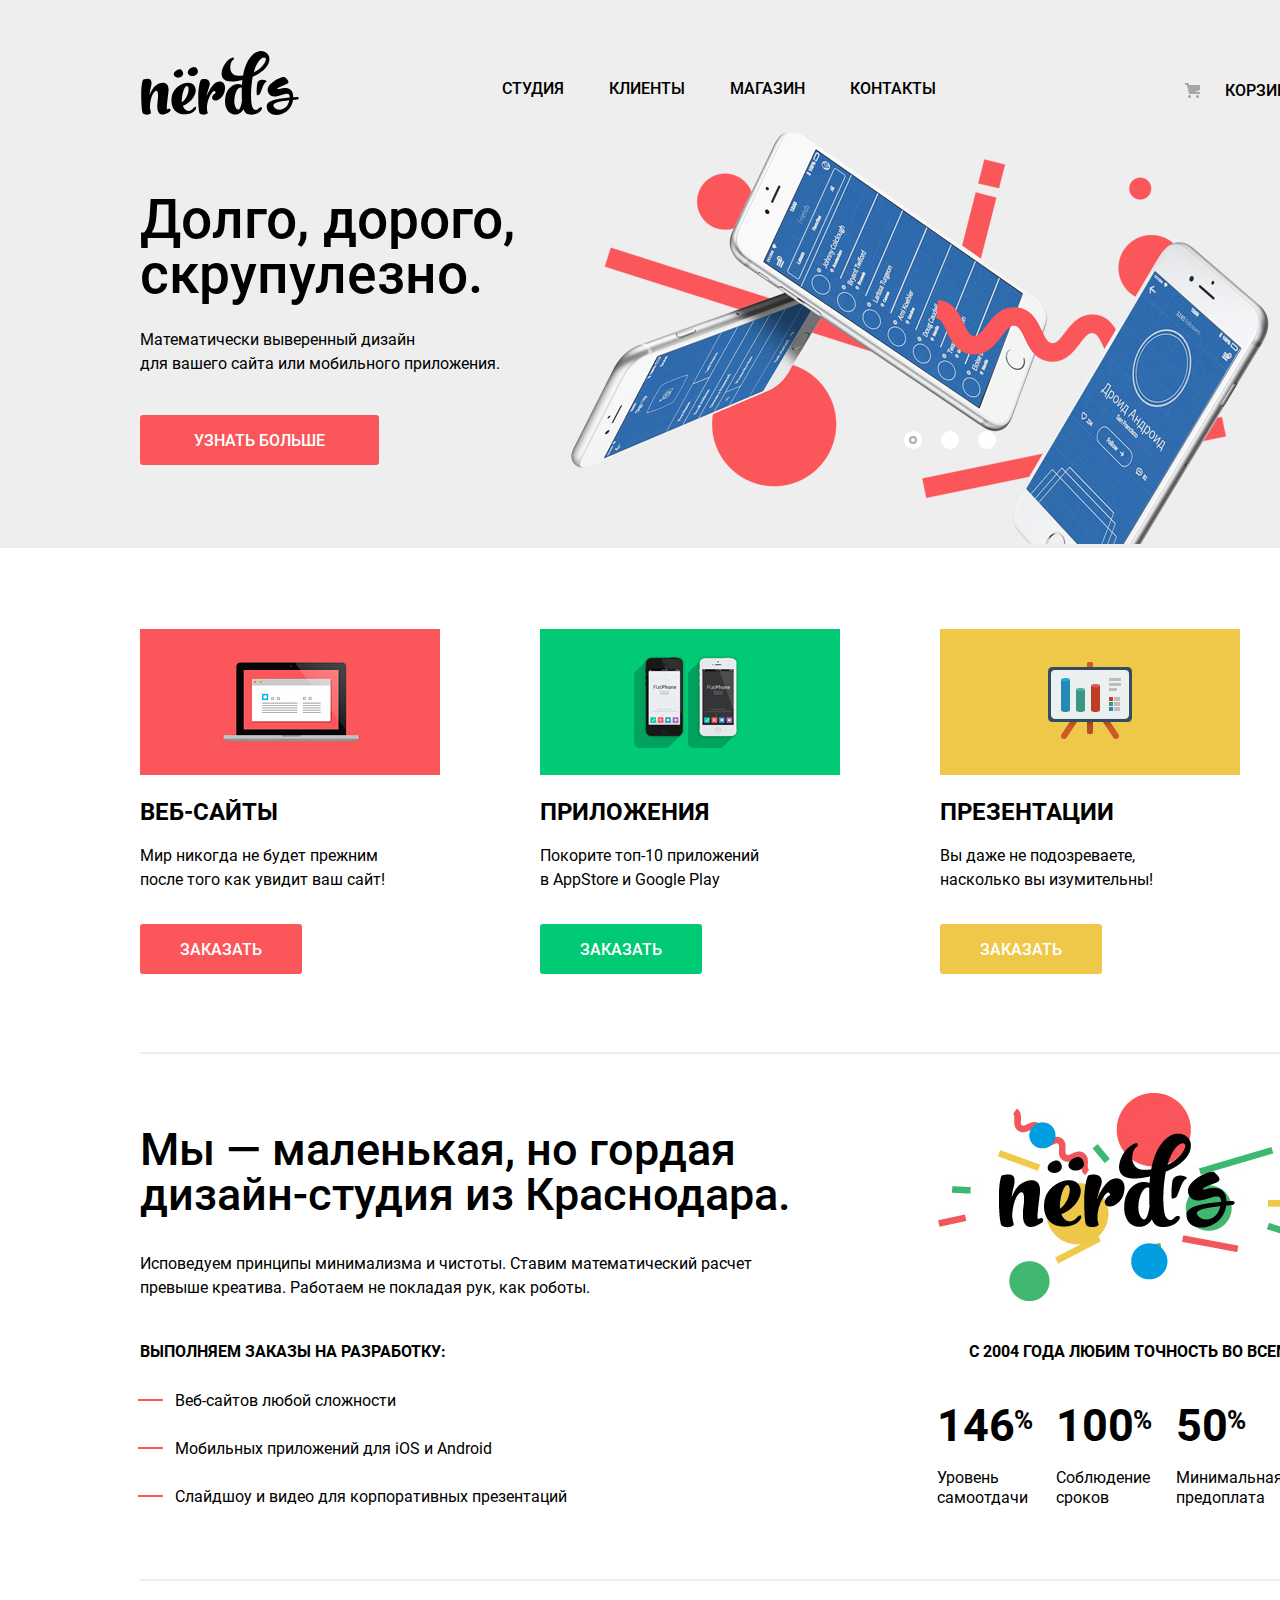
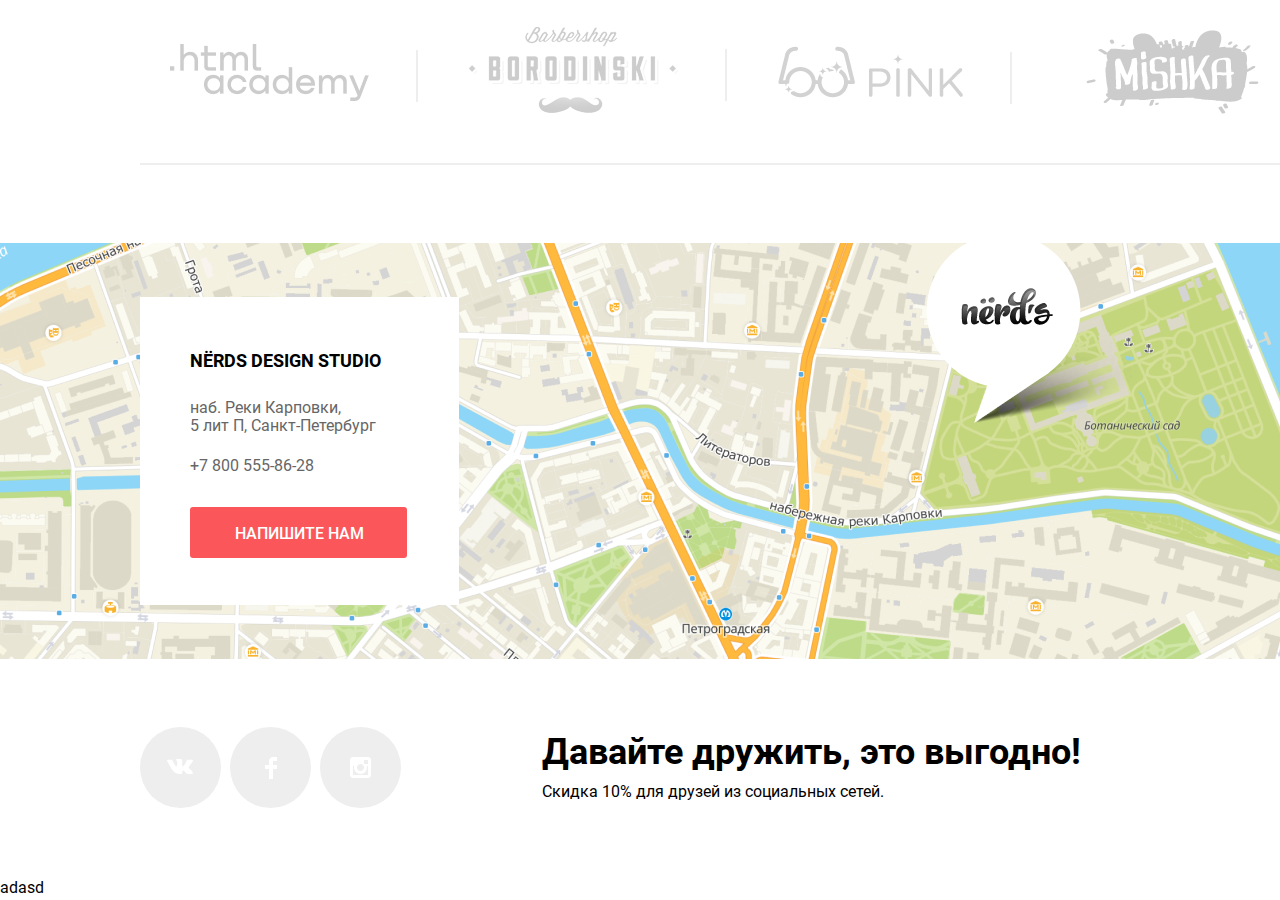
<file: index.html>
<!DOCTYPE html>
<html class="page" lang="ru">


<head>
    <meta charset="utf-8">
    <title>HTML Academy: Нёрдс</title>
    <link rel="icon" href="favicon.ico">
    <link rel="icon" href="img/favicon/favicon.svg" type="image/svg+xml">
    <link rel="applefavicon" href="img/favicon/apple.png">
    <link rel="manifest" href="manifest.webmanifest">
    <link rel="stylesheet" href="css/normalize.css">
    <link rel="stylesheet" href="css/style.min.css">


</head>

<body class="page-body">
    <header class="main-header">
        <div class="containers">
            <nav class="main-navigation ">

                <a class="logo" href="index.html"><img src="img/logo/nerds-logo.svg" width="160" height="65" alt="логотип"></a>
                <ul class="site-navigation">
                    <li><a class="nav-item" href="#">Студия</a></li>
                    <li><a class="nav-item" href="#">Клиенты</a></li>
                    <li><a class="nav-item" href="catalog.html">Магазин</a></li>
                    <li><a class="nav-item" href="#">Контакты</a></li>
                </ul>
                <ul class="basket-list">

                    <li>
                        <a class="basket-item " href="#"><span class="basket">Корзина</span></a>
                    </li>

                </ul>

            </nav>
        </div>


        <div class="princip containers    ">
            <section class="principles-1">
                <h2 class="visually-hidden">Наши принципы</h2>
                <p class="princip-par-1">Долго, дорого,<br>скрупулезно.</p>
                <p class="princip-par-2">Математически выверенный дизайн<br>для вашего сайта или мобильного приложения.</p>
                <a class="button-more" href="#"><span class="text">УЗНАТЬ БОЛЬШЕ</span></a>
            </section>
            <section class="slide">
                <h2 class="visually-hidden">Слайдер</h2>
                <img src="img/slider/slide-1.png" width="760" height="431" alt="фото
каталога-1">



            </section>
        </div>
        <ul class="slide-button">
            <li class="slider-1 current"><button type="button" class="button-slide "></button></li>
            <li class="slider-2"><button type="button" class="button-slide "> </button></li>
            <li class="slider-3"><button type="button" class="button-slide"> </button></li>
        </ul>

        <div class="princip-2 containers-2 visually-hidden ">
            <section class="principles ">
                <h2 class="visually-hidden ">Слайдер</h2>
                <p class="princip-par-3">Любим математику <br>как никто другой</p>
                <p class="princip-par-4">Никакого креатива, только математические формулы<br> для расчета идеальных пропорций</p>
                <a class="button-more-2" href="#"><span class="text">УЗНАТЬ БОЛЬШЕ</span></a>
                <img class="img-2" src="img/slider/slide-2.png" width="760" height="431" alt="фото
                каталога-2">
            </section>


        </div>
        <div class="princip-3  princip containers-2 visually-hidden ">
            <section class="principles ">
                <h2 class="visually-hidden">Наши принципы</h2>
                <p class="princip-par-5">Только ночь,<br>только хардкор</p>
                <p class=princip-par-6>Работать днем, как все? Мы против этого.<br>Ближе к полуночи работа только начинается. </p>
                <a class="button-more-3" href="#"><span class="text">УЗНАТЬ БОЛЬШЕ</span></a>
            </section>

            <section class="slide-3 ">
                <h2 class="visually-hidden">Слайдер</h2>
                <img class="img-3" src="img/slider/slide-3.png" width="760" height="431" alt="фото
каталога-3">

            </section>
        </div>
    </header>
    <main class="container">
        <div class="containers site-align">
            <h1 class="visually-hidden">Сайт компании Nerds</h1>

            <section class="service">

                <h2 class="head-service">Услуги</h2>
                <ul class="service-list ">
                    <li class="service-items">
                        <h3 class="service-head">Веб-сайты</h3>
                        <img src="img/illustration/illustration-1.png" class="img-service" width="300" height="146" alt="картинка сайта">
                        <p class="service-par">Мир никогда не будет прежним <br>после того как увидит ваш сайт!</p>
                        <a class="button" href="#"><span class="text">Заказать</span></a>
                    </li>
                    <li class="service-items">
                        <h3 class="service-head">Приложения</h3>
                        <img src="img/illustration/illustration-2.jpg" class="img-service" width="300" height="146" alt="картинка приложения">
                        <p class="service-par">Покорите топ-10 приложений <br>в AppStore и Google Play</p>
                        <a class="button-2" href="#"><span class="text">Заказать</span></a>
                    </li>
                    <li class="service-items">
                        <h3 class="service-head">Презентации</h3>
                        <img src="img/illustration/illustration-3.jpg" class="img-service" width="300" height="146" alt="картинка презентации">
                        <p class="service-par">Вы даже не подозреваете,<br>насколько вы изумительны!</p>
                        <a class="button-3" href="#"><span class="text">Заказать</span></a>
                    </li>
                </ul>
            </section>

        </div>

        <div class="containers">
            <section class="advantages">

                <div class="advant ">
                    <h2 class="visually-hidden">Преимущества</h2>
                    <p class="advant-par">Мы — маленькая, но гордая<br>дизайн-студия из Краснодара.</p>
                    <p class="advant-par-2">Исповедуем принципы минимализма и чистоты. Ставим математический расчет
                        <br>превыше креатива. Работаем не покладая рук, как роботы.
                    </p>
                    <h3 class="advant-head-2">Выполняем заказы на разработку:</h3>
                    <ul class="service-list2">
                        <li class="service-items2"> Веб-сайтов любой сложности</li>
                        <li class="service-items2"> Мобильных приложений для iOS и Android</li>
                        <li class="service-items2"> Слайдшоу и видео для корпоративных презентаций</li>
                    </ul>
                </div>
                <div class="statistic">
                    <img src="img/logo/nerds-illustration1.svg" width="360" height="208" alt="логотип">
                    <p class="stat-par">с 2004 года Любим точность во всем:</p>

                    <div class="grid-table">
                        <div class="grid-container">
                            <p class="t-number">146</p>
                            <p class="procent">%</p>
                        </div>

                        <div class="grid-container">
                            <p class="t-number">100</p>
                            <p class="procent">%</p>
                        </div>

                        <div class="grid-container">
                            <p class="t-number">50</p>
                            <p class="procent">%</p>
                        </div>

                        <div class="grid-containers">
                            <p class="t-numbers">Уровень<br>самоотдачи</p>

                        </div>

                        <div class="grid-containers">
                            <p class="t-numbers">Соблюдение <br>сроков</p>

                        </div>

                        <div class="grid-containers">
                            <p class="t-numbers">Минимальная<br>предоплата</p>

                        </div>






                    </div>

                </div>

            </section>
        </div>
        <section class="projects">
            <div class="containers">
                <h2 class="visually-hidden">Наши работы</h2>
                <ul class="project-list">
                    <li class="project-items"><img src="img/company/logo_htmlacademy1.png" width="199" height="57" alt="html.academy"></li>
                    <li class="project-items"><img src="img/company/logo-2.png" width="209" height="90" alt="bodoniskiy"></li>
                    <li class="project-items"><img src="img/company/roup12.png" width="185" height="52" alt="pink"></li>
                    <li class="project-items"><img src="img/company/logo-4.png" width="173" height="84" alt="mishka"></li>
                </ul>
            </div>
        </section>
    </main>
    <footer class="main-footer">

        <section class="footer-contacts containers ">
            <div class="info-contact">
                <div class="footer-container">
                    <h2 class="visually-hidden">Как добраться</h2>
                    <p class="footer-head">NЁRDS DESIGN STUDIO</p>
                    <div class="par-contact">
                        <p class="footer-head-2">наб. Реки Карповки,<br>5 лит П, Санкт-Петербург</p>
                        <a href="tel:+78005558628" class=" number-footer ">+7 800 555-86-28</a>
                    </div>

                    <a class="button-write-us" href="#"><span class="text ">Напишите нам</span></a>
                </div>
            </div>
            <img class="logo-contact " src="img/map/map-marker1.png " width="150" height="100" alt="nerds ">
            <iframe src="https://www.google.com/maps/embed?pb=!1m14!1m12!1m3!1d6093.902851116474!2d30.30892443716589!3d59.96773503698605!2m3!1f0!2f0!3f0!3m2!1i1024!2i768!4f13.1!5e0!3m2!1sru!2sua!4v1624801581497!5m2!1sru!2sua" width="1440" height="416" style="border:0;"
                allowfullscreen="" loading="lazy"></iframe>
        </section>


        <div class="social-1 containers ">
            <section class="social ">
                <h2 class="visually-hidden ">Ссылки на социальные сети</h2>
                <div class="icon-social ">
                    <a class="social-link " href="# "><svg class="icon-svg " width="27 " height="15 " viewBox="0 0 27 15 " fill="none " xmlns="http://www.w3.org/2000/svg">
                        <path d="M16.138 11.51C17.094 11.201 18.318 13.55 19.621 14.449C20.599 15.13 21.348 14.983 21.348 14.983L24.821 14.933C24.821 14.933 26.636 14.821 25.778 13.379C25.707 13.259 25.275 12.31 23.193 10.357C21.016 8.31404 21.311 8.64504
                        23.932 5.11304C25.529 2.96004 26.168 1.64504 25.968 1.08504C25.776 0.546037 24.603 0.686037 24.603 0.686037L20.69 0.713037C20.309 0.714037 19.986 0.832037 19.839 1.22804C19.836 1.23204 19.218 2.89404 18.394 4.30704C16.653 7.29604 15.958
                        7.45504 15.67 7.26804C15.009 6.83504 15.176 5.53104 15.176 4.60404C15.176 1.70704 15.608 0.499037 14.33 0.187037C13.903 0.0830374 13.591 0.0150374 12.502 0.00503741C11.11 -0.0159626 9.92797 0.00503743 9.25797 0.334037C8.81297 0.557037
                        8.47197 1.04604 8.67897 1.07404C8.93897 1.10904 9.52197 1.23404 9.83397 1.66004C10.235 2.21204 10.223 3.44904 10.223 3.44904C10.223 3.44904 10.452 6.86004 9.68297 7.28304C9.15497 7.57304 8.43297 6.98104 6.87997 4.26704C6.08697 2.87904
                        5.48797 1.34504 5.48797 1.34504C5.48797 1.34504 5.37197 1.06004 5.16197 0.904037C4.91197 0.719037 4.56197 0.660037 4.56197 0.660037L0.84797 0.684037C0.84797 0.684037 0.28997 0.700037 0.0849697 0.946037C-0.0970303 1.16404 0.0699697
                        1.61404 0.0699697 1.61404C0.0699697 1.61404 2.97897 8.49504 6.27297 11.961C9.29297 15.143 12.725 14.932 12.725 14.932H14.28C14.28 14.932 14.749 14.878 14.989 14.62C15.213 14.38 15.203 13.929 15.203 13.929C15.203 13.929 15.172 11.82
                        16.138 11.51Z " fill="white "/>
                        </svg></a>
                    <a class="social-link " href="# "><svg class="icon-svg " width="12 " height="22 " viewBox="0 0 12 22 " fill="none " xmlns="http://www.w3.org/2000/svg">
                        <path d="M12 4V0H8C5.79086 0 4 1.79086 4 4V8H0V12H4V22H8V12H12V8H8V4H12Z " fill="white "/>
                        </svg>
                        </a>
                    <a class="social-link " href="# "><svg class="icon-svg " width="21 " height="21 " viewBox="0 0 21 21 " fill="none " xmlns="http://www.w3.org/2000/svg">
                        <path fill-rule="evenodd " clip-rule="evenodd " d="M3 0H18C19.65 0 21 1.35 21 3V18C21 19.65 19.65 21 18 21H3C1.35 21 0 19.65 0 18V3C0 1.35 1.35 0 3 0ZM14 10.5C14 8.57 12.43 7 10.5 7C8.57 7 7 8.57 7 10.5C7 12.43 8.57 14 10.5 14C12.43
                        14 14 12.43 14 10.5ZM3 18V9H4.181C4.0626 9.49127 4.00186 9.99467 4 10.5C4 14.0899 6.91015 17 10.5 17C14.0899 17 17 14.0899 17 10.5C16.9986 9.99464 16.9379 9.49118 16.819 9H18V18H3ZM14 7H18V3H14V7Z " fill="white "/>
                        </svg></a>
                </div>
            </section>
            <div class="sale ">
                <p class="social-par ">Давайте дружить, это выгодно!</p>
                <p class="social-par-2 "> Скидка 10% для друзей из социальных сетей.</p>
            </div>
        </div>

    </footer>
    <section class="popup visually-hidden  ">
        <div class="popup-align ">
            <h2 class="popup-head ">Напишите нам</h2>
            <button class="button-close " type="button"><svg width="21" height="21" viewBox="0 0 21 21" fill="none" xmlns="http://www.w3.org/2000/svg">
                <path d="M13.3391 10.5088L20.7163 3.13165C21.1056 2.74233 21.1056 2.1058 20.7163 1.71647L19.3011 0.300294C18.9118 -0.0890303 18.2752 -0.0890303 17.8859 0.300294L10.5088 7.67844L3.13163 0.301295C2.7423 -0.0880295 2.10577 -0.0880295 1.71645 0.301295L0.301271 1.71647C-0.0880537 2.1058 -0.0880537 2.74233 0.301271 3.13165L7.67842 10.5088L0.301271 17.8859C-0.0880537 18.2753 -0.0880537 18.9118 0.301271 19.3011L1.71745 20.7163C2.10678 21.1056 2.74331 21.1056 3.13263 20.7163L10.5098 13.3392L17.8869 20.7163C18.2762 21.1056 18.9128 21.1056 19.3021 20.7163L20.7173 19.3011C21.1066 18.9118 21.1066 18.2753 20.7173 17.8859L13.3391 10.5088Z" fill="#FB565A" fill-opacity="0.3"/>
                </svg></button>
            <form class="appointment-form " action="https://echo.htmlacademy.ru " method="post">
                <div class="popup-container ">
                    <p class="appointment-item "><label for="field-name">Ваше имя:</label><br>
                        <input class="name-form" type="text" name="name" id="field-name" placeholder="Имя Фамилия">
                    </p>
                    <p class="appointment-item "><label for="field-email">Ваш email:</label><br>
                        <input class="email-form" type="email" name="email" id="field-email" placeholder="email@example.com">
                    </p>
                </div>
                <p class="appointment-item item-3"><label for="comment-form" class="comments">Текст письма:</label><br>
                    <textarea class="text-area-popup" id="comment-form" name="comment" placeholder="В свободной форме "></textarea>
                </p>

                <button class="button-popup " type="submit"><span class="text ">ОТПРАВИТЬ</span></button>
            </form>
        </div>

    </section>
    <script src="script/slider.min.js "></script>
    <script src="script/popup.min.js "></script>
</body>


</html>adasd
</file>
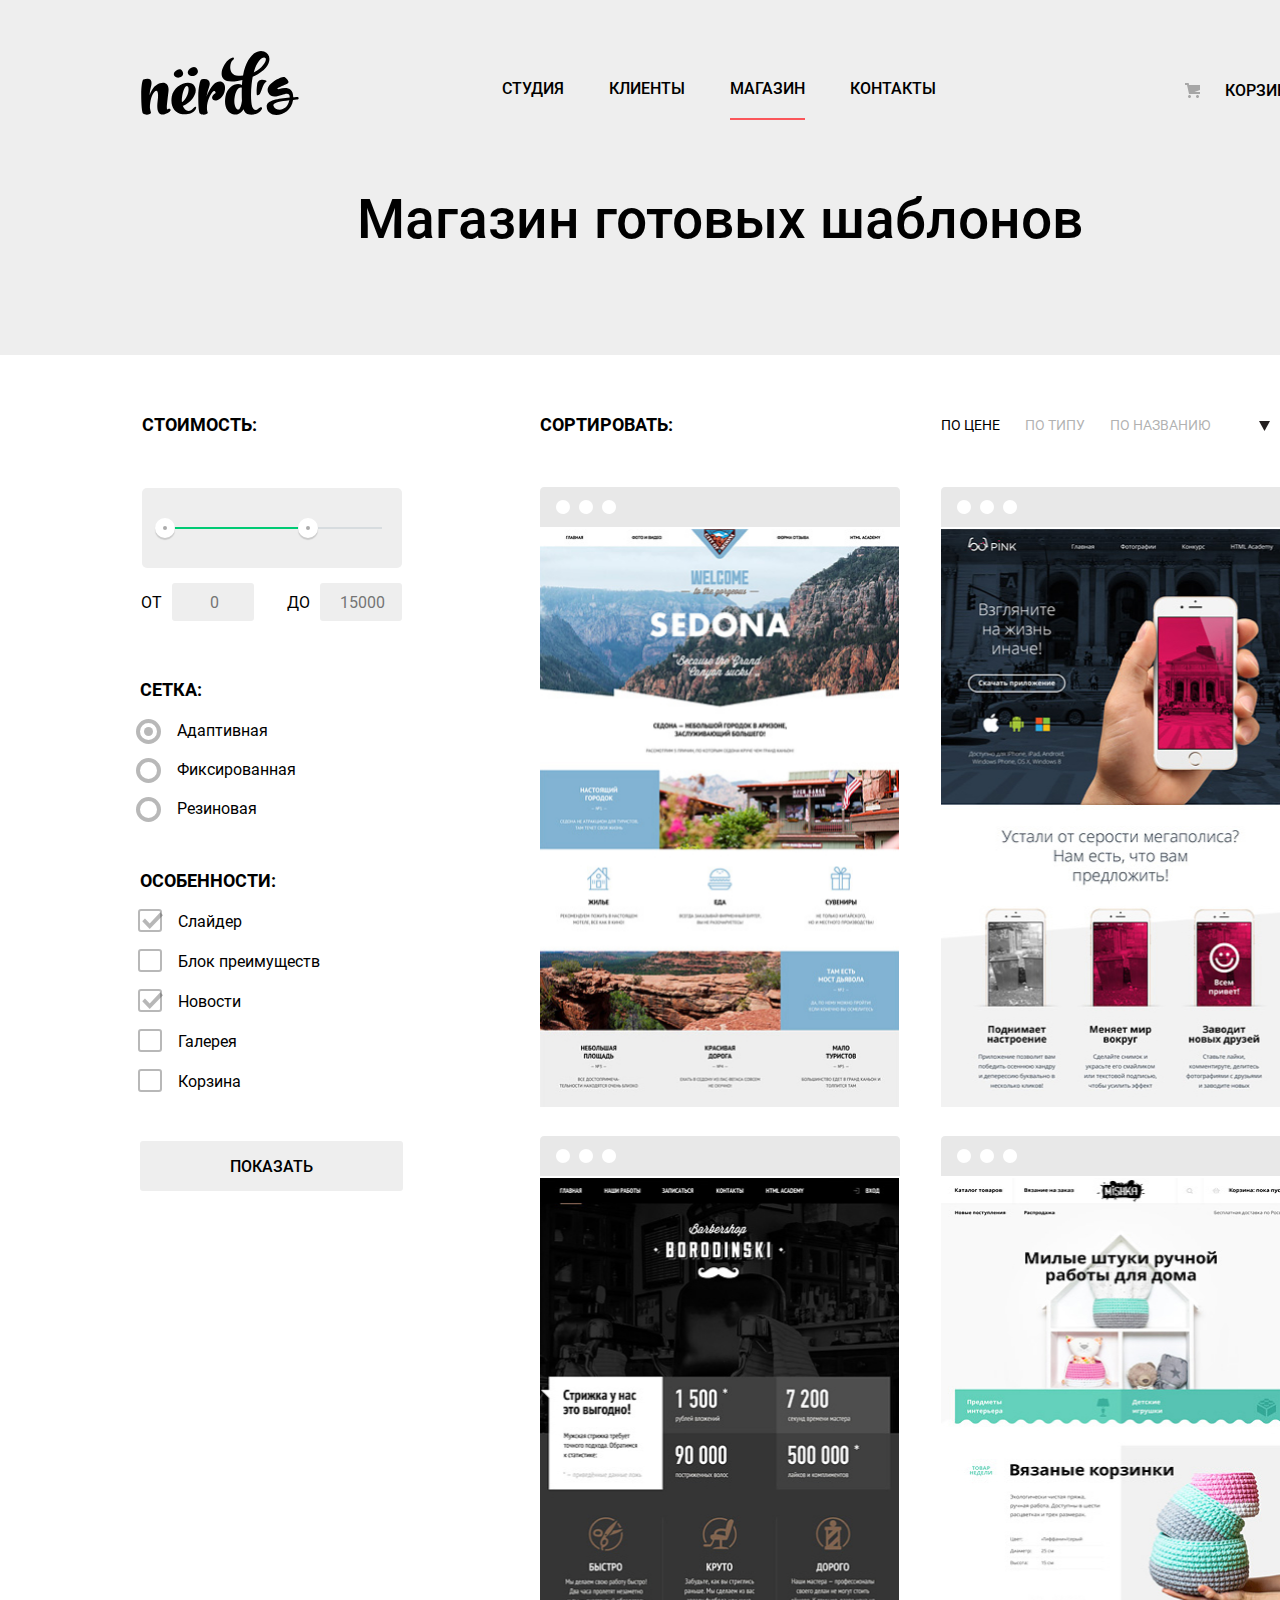
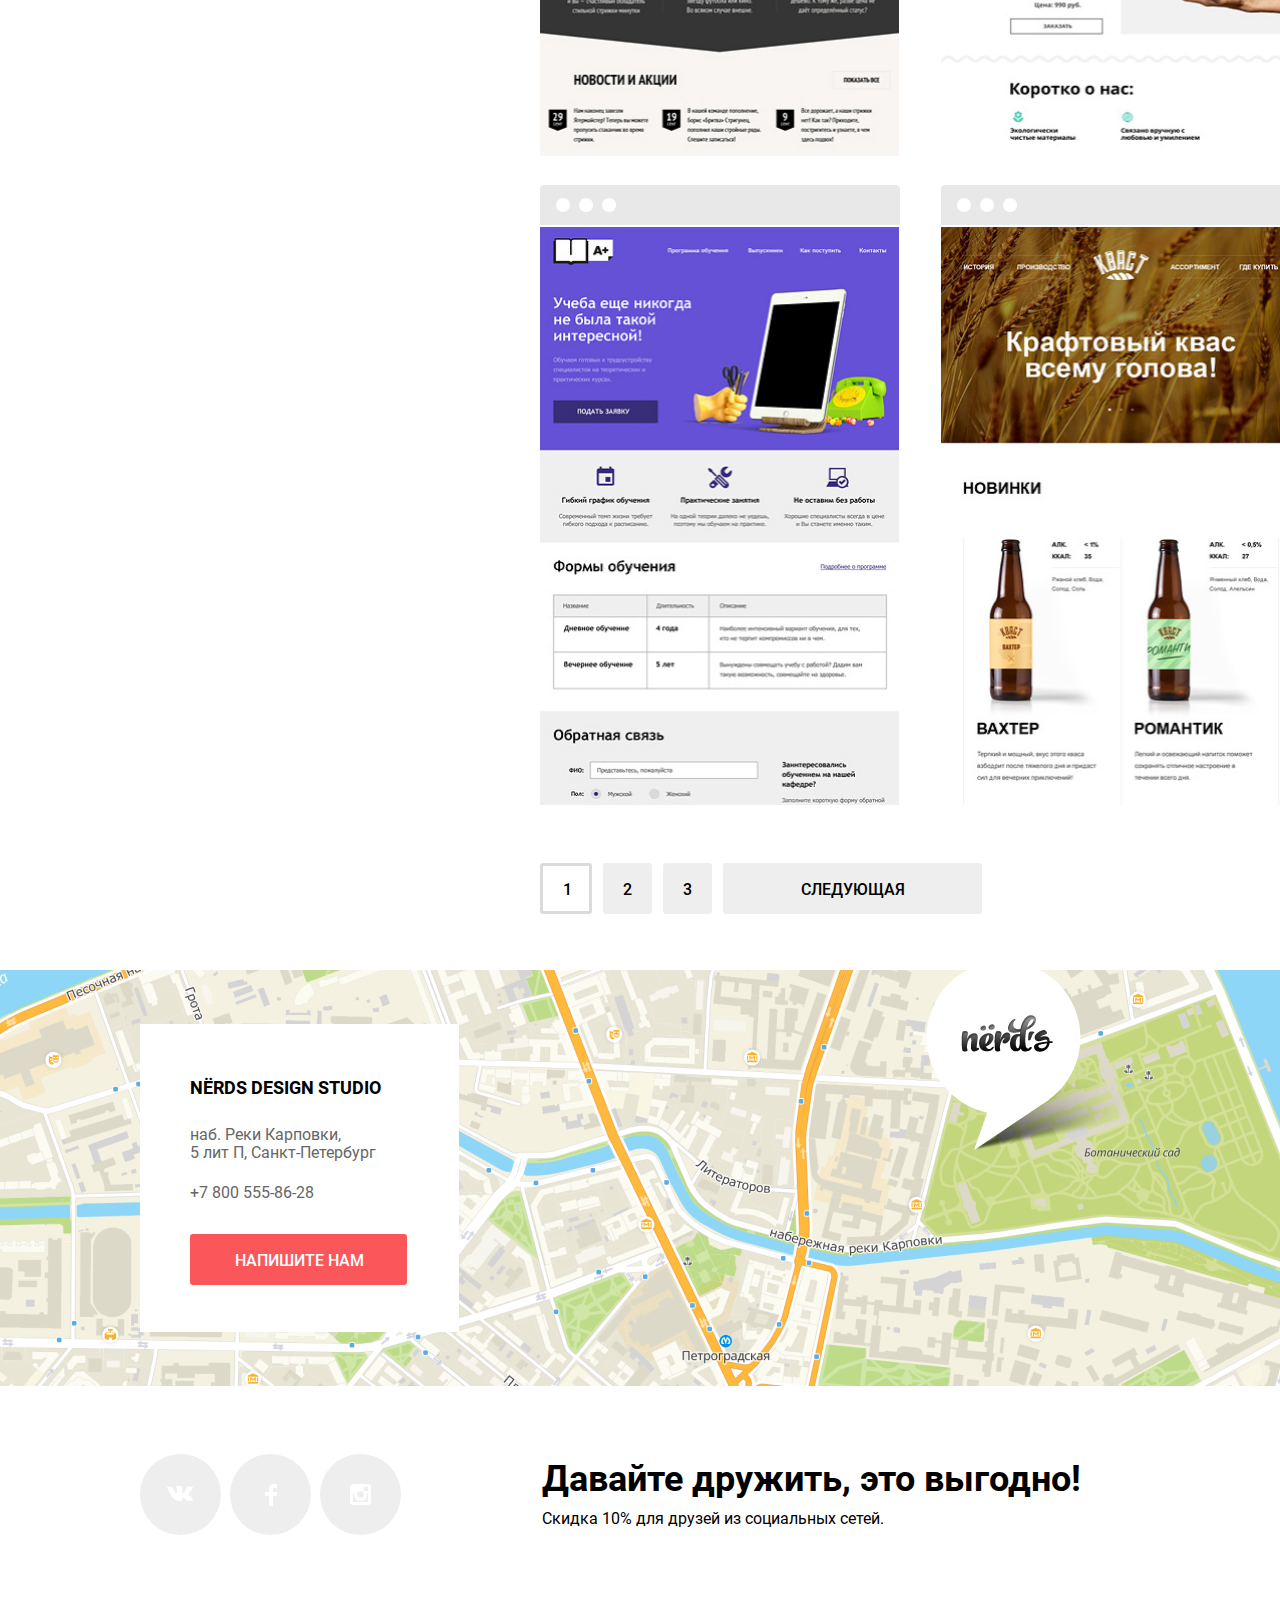
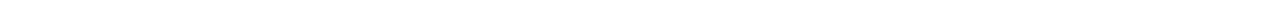
<file: catalog.html>
<!DOCTYPE html>
<html lang="ru">


<head>
    <meta charset="utf-8">
    <title>HTML Academy: Нёрдс</title>
    <link rel="icon" href="favicon.ico">
    <link rel="icon" href="img/favicon/favicon.svg" type="image/svg+xml">
    <link rel="applefavicon" href="img/favicon/apple.png">
    <link rel="manifest" href="manifest.webmanifest">
    <link rel="stylesheet" href="css/normalize.css">
    <link rel="stylesheet" href="css/style.min.css">


</head>

<body class="page-body">
    <header class="main-header-1">
        <div class="containers">
            <nav class="main-navigation ">

                <a class="logo" href="index.html"><img src="img/logo/nerds-logo.svg" width="160" height="65" alt="логотип"></a>
                <ul class="site-navigation">
                    <li><a class="nav-item" href="#">Студия</a></li>
                    <li><a class="nav-item" href="#">Клиенты</a></li>
                    <li><a class="nav-item select" href="catalog.html">Магазин</a></li>
                    <li><a class="nav-item" href="#">Контакты</a></li>
                </ul>
                <ul class="basket-list">

                    <li>
                        <a class="basket-item " href="#"><span class="basket">Корзина</span></a>
                    </li>

                </ul>

            </nav>
        </div>
        <h1 class="header-h1">Магазин готовых шаблонов</h1>

    </header>
    <main class="page-body">
        <div class="main-grid containers">
            <div class="filters">
                <h1 class="visually-hidden">Готовые шаблоны</h1>
                <section class="filter">
                    <h2 class="visually-hidden">Фильтр шаблонов</h2>
                    <form action="https://echo.htmlacademy.ru" method="post">
                        <fieldset class="price">
                            <legend class="field-head">Стоимость:</legend>
                            <div class="range-filter">
                                <div class="range-controls">
                                    <div class="scale">
                                        <div class="bar" style="width:65%"></div>
                                    </div>

                                    <div class="toggle toggle-min" tabindex="0" style="left:5%"></div>
                                    <div class="toggle toggle-max" tabindex="0" style="left:60%"></div>
                                </div>


                            </div>
                            <div class="price-controls">
                                <label class="price-label">от<input class="input-price"
                                        type="number" name="price-min" id="from-price" placeholder="0"></label>


                                <label class="price-label">до<input class="input-price" type="number" name="price-max"
                                        id="to-price" placeholder="150000" ></label>

                            </div>
                        </fieldset>
                        <fieldset class="grid">
                            <legend class="field-head">Сетка:</legend>
                            <ul class="field-list">
                                <li class="grid-item">
                                    <input class="visually-hidden input-grid" type="radio" name="radio" id="adaptive-button" checked>
                                    <label class="label-grid" for="adaptive-button">Адаптивная</label>


                                </li>
                                <li class="grid-item"><input class="visually-hidden input-grid" type="radio" name="radio" id="fix-button">
                                    <label class="label-grid" for="fix-button">Фиксированная</label>

                                </li>
                                <li class="grid-item"><input class="visually-hidden input-grid" type="radio" name="radio" id="rubber-button">
                                    <label class="label-grid" for="rubber-button">Резиновая</label>

                                </li>
                            </ul>
                        </fieldset>
                        <fieldset class="specialties">
                            <legend class="field-head">Особенности:</legend>
                            <ul class="field-list">
                                <li class="spec-item"><input class="visually-hidden" type="checkbox" name="Slider" id="slider" checked>
                                    <label for="slider">Слайдер</label>
                                </li>
                                <li class="spec-item"><input class="visually-hidden" type="checkbox" name="advantages block" id="block">
                                    <label for="block">Блок преимуществ</label>
                                </li>
                                <li class="spec-item"><input class="visually-hidden" type="checkbox" name="News" id="news" checked>
                                    <label for="news">Новости</label>
                                </li>
                                <li class="spec-item"><input class="visually-hidden" type="checkbox" name="gallery" id="gallery">
                                    <label for="gallery">Галерея</label>
                                </li>
                                <li class="spec-item"><input class="visually-hidden" type="checkbox" name="Basket" id="basket">
                                    <label for="basket">Корзина</label>
                                </li>
                            </ul>
                        </fieldset>
                        <button type="submit" class="button-4">Показать</button>
                    </form>
                </section>
            </div>
            <div class="sort">
                <section class="card-sort">

                    <h2 class="visually-hidden">Сортировка</h2>
                    <div class="sort-container">
                        <p class="head-sort-2">Сортировать:</p>
                        <ul class="sort-list">
                            <li><a class="sort-item selected" href="#">По цене</a></li>
                            <li><a class="sort-item" href="#">По типу</a></li>
                            <li><a class="sort-item" href="#">По названию</a></li>
                        </ul>

                        <div class="button-sort">
                            <a class="sort-button-1" href="#">

                            </a>
                            <a class="sort-button" href="#"></a>
                        </div>
                    </div>
                    <ul class="cards">
                        <li class="cards-item">
                            <a href="#">
                                <svg class="decor" width="360" height="40" viewBox="0 0 360 40" fill="none" xmlns="http://www.w3.org/2000/svg">
                                <path fill-rule="evenodd" clip-rule="evenodd" d="M4 0H356C358.2 0 360 1.8 360 4V40H0V4C0 1.8 1.8 0 4 0ZM16.9288 23.5C18.1792 25.6658 20.4901 27 22.991 27C26.857 27 29.991 23.866 29.991 20C29.991 16.134 26.857 13 22.991 13C20.4901 13 18.1792 14.3342 16.9288 16.5C15.6784 18.6658 15.6784 21.3342 16.9288 23.5ZM46.002 27C43.5011 27 41.1902 25.6658 39.9398 23.5C38.6893 21.3342 38.6893 18.6658 39.9398 16.5C41.1902 14.3342 43.5011 13 46.002 13C49.8679 13 53.002 16.134 53.002 20C53.002 23.866 49.8679 27 46.002 27ZM62.9508 23.5C64.2012 25.6658 66.5121 27 69.0129 27C72.8789 27 76.0129 23.866 76.0129 20C76.0129 16.134 72.8789 13 69.0129 13C66.5121 13 64.2012 14.3342 62.9508 16.5C61.7003 18.6658 61.7003 21.3342 62.9508 23.5Z" fill="#4D4D4D"/>
                                </svg>
                            </a>
                            <a href="#"> <img src="img/catalog/img-sedona1.jpg" width="359" height="578" alt="pink app"></a>
                            <div class="descript ">
                                <h3 class="cards-head">Sedona</h3>
                                <p class="cards-descrpit">Информационный сайт<br>для туристов</p>

                                <a class="price-button" href="#">9 900 ₽ </a>
                            </div>

                        </li>
                        <li class="cards-item">
                            <a href="#">
                                <svg class="decor" width="360" height="40" viewBox="0 0 360 40" fill="none" xmlns="http://www.w3.org/2000/svg">
                                <path fill-rule="evenodd" clip-rule="evenodd" d="M4 0H356C358.2 0 360 1.8 360 4V40H0V4C0 1.8 1.8 0 4 0ZM16.9288 23.5C18.1792 25.6658 20.4901 27 22.991 27C26.857 27 29.991 23.866 29.991 20C29.991 16.134 26.857 13 22.991 13C20.4901 13 18.1792 14.3342 16.9288 16.5C15.6784 18.6658 15.6784 21.3342 16.9288 23.5ZM46.002 27C43.5011 27 41.1902 25.6658 39.9398 23.5C38.6893 21.3342 38.6893 18.6658 39.9398 16.5C41.1902 14.3342 43.5011 13 46.002 13C49.8679 13 53.002 16.134 53.002 20C53.002 23.866 49.8679 27 46.002 27ZM62.9508 23.5C64.2012 25.6658 66.5121 27 69.0129 27C72.8789 27 76.0129 23.866 76.0129 20C76.0129 16.134 72.8789 13 69.0129 13C66.5121 13 64.2012 14.3342 62.9508 16.5C61.7003 18.6658 61.7003 21.3342 62.9508 23.5Z" fill="#4D4D4D"/>
                                </svg></a>
                            <a href="#"><img src="img/catalog/img-pink1.jpg" width="359" height="578" alt="pink app"></a>
                            <div class="descript ">
                                <h3 class="cards-head">Pink App</h3>
                                <p class="cards-descrpit">Продуктовый лендинг<br>приложения для iOS и Android</p>

                                <a class="price-button" href="#">9 900 ₽</a>
                            </div>

                        </li>
                        <li class="cards-item">
                            <a href="#">
                                <svg class="decor" width="360" height="40" viewBox="0 0 360 40" fill="none" xmlns="http://www.w3.org/2000/svg">
                                <path fill-rule="evenodd" clip-rule="evenodd" d="M4 0H356C358.2 0 360 1.8 360 4V40H0V4C0 1.8 1.8 0 4 0ZM16.9288 23.5C18.1792 25.6658 20.4901 27 22.991 27C26.857 27 29.991 23.866 29.991 20C29.991 16.134 26.857 13 22.991 13C20.4901 13 18.1792 14.3342 16.9288 16.5C15.6784 18.6658 15.6784 21.3342 16.9288 23.5ZM46.002 27C43.5011 27 41.1902 25.6658 39.9398 23.5C38.6893 21.3342 38.6893 18.6658 39.9398 16.5C41.1902 14.3342 43.5011 13 46.002 13C49.8679 13 53.002 16.134 53.002 20C53.002 23.866 49.8679 27 46.002 27ZM62.9508 23.5C64.2012 25.6658 66.5121 27 69.0129 27C72.8789 27 76.0129 23.866 76.0129 20C76.0129 16.134 72.8789 13 69.0129 13C66.5121 13 64.2012 14.3342 62.9508 16.5C61.7003 18.6658 61.7003 21.3342 62.9508 23.5Z" fill="#4D4D4D"/>
                                </svg></a>
                            <a href="#"><img src="img/catalog/img-barbershop1.jpg" width="359" height="578" alt="borodinski"></a>
                            <div class="descript">
                                <h3 class="cards-head">Barbershop</h3>
                                <p class="cards-descrpit">Сайт салона красоты.<br>Для мужчин, да.</p>

                                <a class="price-button" href="#">9 900 ₽</a>
                            </div>


                        </li>
                        <li class="cards-item">
                            <a href="#">
                                <svg class="decor" width="360" height="40" viewBox="0 0 360 40" fill="none" xmlns="http://www.w3.org/2000/svg">
                                <path fill-rule="evenodd" clip-rule="evenodd" d="M4 0H356C358.2 0 360 1.8 360 4V40H0V4C0 1.8 1.8 0 4 0ZM16.9288 23.5C18.1792 25.6658 20.4901 27 22.991 27C26.857 27 29.991 23.866 29.991 20C29.991 16.134 26.857 13 22.991 13C20.4901 13 18.1792 14.3342 16.9288 16.5C15.6784 18.6658 15.6784 21.3342 16.9288 23.5ZM46.002 27C43.5011 27 41.1902 25.6658 39.9398 23.5C38.6893 21.3342 38.6893 18.6658 39.9398 16.5C41.1902 14.3342 43.5011 13 46.002 13C49.8679 13 53.002 16.134 53.002 20C53.002 23.866 49.8679 27 46.002 27ZM62.9508 23.5C64.2012 25.6658 66.5121 27 69.0129 27C72.8789 27 76.0129 23.866 76.0129 20C76.0129 16.134 72.8789 13 69.0129 13C66.5121 13 64.2012 14.3342 62.9508 16.5C61.7003 18.6658 61.7003 21.3342 62.9508 23.5Z" fill="#4D4D4D"/>
                                </svg></a>
                            <a href="#"><img src="img/catalog/img-mishka1.jpg" width="359" height="578" alt="mishka"></a>
                            <div class="descript">
                                <h3 class="cards-head">MISHKA</h3>
                                <p class="cards-descrpit">Интернет-магазин <br>вязаных игрушек</p>
                                <a class="price-button" href="#">9 900 ₽</a>
                            </div>

                        </li>
                        <li class="cards-item">
                            <a href="#">
                                <svg class="decor" width="360" height="40" viewBox="0 0 360 40" fill="none" xmlns="http://www.w3.org/2000/svg">
                                <path fill-rule="evenodd" clip-rule="evenodd" d="M4 0H356C358.2 0 360 1.8 360 4V40H0V4C0 1.8 1.8 0 4 0ZM16.9288 23.5C18.1792 25.6658 20.4901 27 22.991 27C26.857 27 29.991 23.866 29.991 20C29.991 16.134 26.857 13 22.991 13C20.4901 13 18.1792 14.3342 16.9288 16.5C15.6784 18.6658 15.6784 21.3342 16.9288 23.5ZM46.002 27C43.5011 27 41.1902 25.6658 39.9398 23.5C38.6893 21.3342 38.6893 18.6658 39.9398 16.5C41.1902 14.3342 43.5011 13 46.002 13C49.8679 13 53.002 16.134 53.002 20C53.002 23.866 49.8679 27 46.002 27ZM62.9508 23.5C64.2012 25.6658 66.5121 27 69.0129 27C72.8789 27 76.0129 23.866 76.0129 20C76.0129 16.134 72.8789 13 69.0129 13C66.5121 13 64.2012 14.3342 62.9508 16.5C61.7003 18.6658 61.7003 21.3342 62.9508 23.5Z" fill="#4D4D4D"/>
                                </svg></a>
                            <a href="#"><img src="img/catalog/img-aplus1.jpg" width="359" height="578" alt="A+"></a>
                            <div class="descript">
                                <h3 class="cards-head">A Plus</h3>
                                <p class="cards-descrpit">Лендинг курсов повышения квалификации</p>
                                <a class="price-button" href="#">9 900 ₽</a>
                            </div>

                        </li>
                        <li class="cards-item">
                            <a href="#">
                                <svg class="decor" width="360" height="40" viewBox="0 0 360 40" fill="none" xmlns="http://www.w3.org/2000/svg">
                                <path fill-rule="evenodd" clip-rule="evenodd" d="M4 0H356C358.2 0 360 1.8 360 4V40H0V4C0 1.8 1.8 0 4 0ZM16.9288 23.5C18.1792 25.6658 20.4901 27 22.991 27C26.857 27 29.991 23.866 29.991 20C29.991 16.134 26.857 13 22.991 13C20.4901 13 18.1792 14.3342 16.9288 16.5C15.6784 18.6658 15.6784 21.3342 16.9288 23.5ZM46.002 27C43.5011 27 41.1902 25.6658 39.9398 23.5C38.6893 21.3342 38.6893 18.6658 39.9398 16.5C41.1902 14.3342 43.5011 13 46.002 13C49.8679 13 53.002 16.134 53.002 20C53.002 23.866 49.8679 27 46.002 27ZM62.9508 23.5C64.2012 25.6658 66.5121 27 69.0129 27C72.8789 27 76.0129 23.866 76.0129 20C76.0129 16.134 72.8789 13 69.0129 13C66.5121 13 64.2012 14.3342 62.9508 16.5C61.7003 18.6658 61.7003 21.3342 62.9508 23.5Z" fill="#4D4D4D"/>
                                </svg></a>
                            <a href="#"> <img src="img/catalog/img-kvast1.jpg" width="359" height="578" alt="Kvast"></a>
                            <div class="descript">
                                <h3 class="cards-head">КВАСТ</h3>
                                <p class="cards-descrpit">Промо-сайт производителя<br>крафтового кваса</p>
                                <a class="price-button" href="#">9 900 ₽</a>
                            </div>

                        </li>


                    </ul>
                    <ul class="page-number">
                        <li><a class="number active-page" href="#">1</a></li>
                        <li><a class="number" href="#">2</a></li>
                        <li><a class="number" href="#">3</a></li>

                        <li><a class="number-next" href="#">Следующая</a></li>
                    </ul>
                </section>
            </div>
        </div>

    </main>
    <footer class="main-footer">

        <section class="footer-contacts containers ">
            <div class="info-contact">
                <div class="footer-container">
                    <h2 class="visually-hidden">Как добраться</h2>
                    <p class="footer-head">NЁRDS DESIGN STUDIO</p>
                    <div class="par-contact">
                        <p class="footer-head-2">наб. Реки Карповки,<br>5 лит П, Санкт-Петербург</p>
                        <a href="tel:+78005558628" class=" number-footer ">+7 800 555-86-28</a>
                    </div>

                    <a class="button-write-us" href="#"><span class="text ">Напишите нам</span></a>
                </div>
            </div>
            <img class="logo-contact " src="img/map/map-marker1.png " width="150" height="100" alt="nerds ">
            <iframe src="https://www.google.com/maps/embed?pb=!1m14!1m12!1m3!1d6093.902851116474!2d30.30892443716589!3d59.96773503698605!2m3!1f0!2f0!3f0!3m2!1i1024!2i768!4f13.1!5e0!3m2!1sru!2sua!4v1624801581497!5m2!1sru!2sua" width="1440" height="416" style="border:0;"
                allowfullscreen="" loading="lazy"></iframe>
        </section>


        <div class="social-1 containers ">
            <section class="social ">
                <h2 class="visually-hidden ">Ссылки на социальные сети</h2>
                <div class="icon-social ">
                    <a class="social-link " href="# "><svg class="icon-svg " width="27 " height="15 " viewBox="0 0 27 15 " fill="none " xmlns="http://www.w3.org/2000/svg">
                        <path d="M16.138 11.51C17.094 11.201 18.318 13.55 19.621 14.449C20.599 15.13 21.348 14.983 21.348 14.983L24.821 14.933C24.821 14.933 26.636 14.821 25.778 13.379C25.707 13.259 25.275 12.31 23.193 10.357C21.016 8.31404 21.311 8.64504
                        23.932 5.11304C25.529 2.96004 26.168 1.64504 25.968 1.08504C25.776 0.546037 24.603 0.686037 24.603 0.686037L20.69 0.713037C20.309 0.714037 19.986 0.832037 19.839 1.22804C19.836 1.23204 19.218 2.89404 18.394 4.30704C16.653 7.29604 15.958
                        7.45504 15.67 7.26804C15.009 6.83504 15.176 5.53104 15.176 4.60404C15.176 1.70704 15.608 0.499037 14.33 0.187037C13.903 0.0830374 13.591 0.0150374 12.502 0.00503741C11.11 -0.0159626 9.92797 0.00503743 9.25797 0.334037C8.81297 0.557037
                        8.47197 1.04604 8.67897 1.07404C8.93897 1.10904 9.52197 1.23404 9.83397 1.66004C10.235 2.21204 10.223 3.44904 10.223 3.44904C10.223 3.44904 10.452 6.86004 9.68297 7.28304C9.15497 7.57304 8.43297 6.98104 6.87997 4.26704C6.08697 2.87904
                        5.48797 1.34504 5.48797 1.34504C5.48797 1.34504 5.37197 1.06004 5.16197 0.904037C4.91197 0.719037 4.56197 0.660037 4.56197 0.660037L0.84797 0.684037C0.84797 0.684037 0.28997 0.700037 0.0849697 0.946037C-0.0970303 1.16404 0.0699697
                        1.61404 0.0699697 1.61404C0.0699697 1.61404 2.97897 8.49504 6.27297 11.961C9.29297 15.143 12.725 14.932 12.725 14.932H14.28C14.28 14.932 14.749 14.878 14.989 14.62C15.213 14.38 15.203 13.929 15.203 13.929C15.203 13.929 15.172 11.82
                        16.138 11.51Z " fill="white "/>
                        </svg></a>
                    <a class="social-link " href="# "><svg class="icon-svg " width="12 " height="22 " viewBox="0 0 12 22 " fill="none " xmlns="http://www.w3.org/2000/svg">
                        <path d="M12 4V0H8C5.79086 0 4 1.79086 4 4V8H0V12H4V22H8V12H12V8H8V4H12Z " fill="white "/>
                        </svg>
                        </a>
                    <a class="social-link " href="# "><svg class="icon-svg " width="21 " height="21 " viewBox="0 0 21 21 " fill="none " xmlns="http://www.w3.org/2000/svg">
                        <path fill-rule="evenodd " clip-rule="evenodd " d="M3 0H18C19.65 0 21 1.35 21 3V18C21 19.65 19.65 21 18 21H3C1.35 21 0 19.65 0 18V3C0 1.35 1.35 0 3 0ZM14 10.5C14 8.57 12.43 7 10.5 7C8.57 7 7 8.57 7 10.5C7 12.43 8.57 14 10.5 14C12.43
                        14 14 12.43 14 10.5ZM3 18V9H4.181C4.0626 9.49127 4.00186 9.99467 4 10.5C4 14.0899 6.91015 17 10.5 17C14.0899 17 17 14.0899 17 10.5C16.9986 9.99464 16.9379 9.49118 16.819 9H18V18H3ZM14 7H18V3H14V7Z " fill="white "/>
                        </svg></a>
                </div>
            </section>
            <div class="sale ">
                <p class="social-par ">Давайте дружить, это выгодно!</p>
                <p class="social-par-2 "> Скидка 10% для друзей из социальных сетей.</p>
            </div>
        </div>

    </footer>
    <section class="popup visually-hidden ">
        <div class="popup-align">
            <h2 class="popup-head">Напишите нам</h2>
            <button class="button-close" type="button"><svg width="21" height="21" viewBox="0 0 21 21" fill="none" xmlns="http://www.w3.org/2000/svg">
                <path d="M13.3391 10.5088L20.7163 3.13165C21.1056 2.74233 21.1056 2.1058 20.7163 1.71647L19.3011 0.300294C18.9118 -0.0890303 18.2752 -0.0890303 17.8859 0.300294L10.5088 7.67844L3.13163 0.301295C2.7423 -0.0880295 2.10577 -0.0880295 1.71645 0.301295L0.301271 1.71647C-0.0880537 2.1058 -0.0880537 2.74233 0.301271 3.13165L7.67842 10.5088L0.301271 17.8859C-0.0880537 18.2753 -0.0880537 18.9118 0.301271 19.3011L1.71745 20.7163C2.10678 21.1056 2.74331 21.1056 3.13263 20.7163L10.5098 13.3392L17.8869 20.7163C18.2762 21.1056 18.9128 21.1056 19.3021 20.7163L20.7173 19.3011C21.1066 18.9118 21.1066 18.2753 20.7173 17.8859L13.3391 10.5088Z" fill="#FB565A" fill-opacity="0.3"/>
                </svg></button>
            <form class="appointment-form" action="https://echo.htmlacademy.ru" method="post">
                <div class="popup-container">
                    <p class="appointment-item"><label for="field-name">Ваше имя:</label><br>
                        <input class="name-form" type="text" name="name" id="field-name" placeholder="Имя Фамилия">
                    </p>
                    <p class="appointment-item"><label for="field-email">Ваш email:</label><br>
                        <input class="email-form" type="email" name="email" id="field-email" placeholder="email@example.com">
                    </p>
                </div>
                <p class="appointment-item item-3"><label for="comment-form" class="comments">Текст письма:</label><br>
                    <textarea class="text-area-popup" id="comment-form" name="comment" placeholder="В свободной форме"></textarea>
                </p>

                <button class="button-popup" type="submit"><span class="text">ОТПРАВИТЬ</span></button>
            </form>
        </div>

    </section>
    <script src="script/popup.min.js"></script>
</body>
</file>
<file: css/style.min.css>
@keyframes shake {
    0%,
    to {
        transform: translateX(0)
    }
    10%,
    30%,
    50%,
    70%,
    90% {
        transform: translateX(-10px)
    }
    20%,
    40%,
    60%,
    80% {
        transform: translateX(10px)
    }
}

@keyframes bounce {
    0% {
        transform: translateY(-2000px)
    }
    70% {
        transform: translateY(30px)
    }
    90% {
        transform: translateY(-10px)
    }
    to {
        transform: translateY(0)
    }
}

@font-face {
    font-family: "Roboto";
    src: url(../fonts/roboto.woff2) format("woff2"), url(.../fonts/roboto.woff) format("woff");
    font-weight: 400;
    font-style: normal
}

@font-face {
    font-family: "Roboto";
    src: url(../fonts/robotomedium.woff2) format("woff2"), url(.../fonts/robotomedium.woff) format("woff");
    font-weight: 500;
    font-style: normal
}

@font-face {
    font-family: "Roboto";
    src: url(../fonts/robotobold.woff2) format("woff2"), url(.../fonts/robotobold.woff) format("woff");
    font-weight: 700;
    font-style: normal
}

:root {
    --basic-black: #000000;
    --basic-extra-dark: #242424;
    --basic-green: #00CA74;
    --special-green: #00BC6C;
    --dark-green: #00AA62;
    --basic-silver: #EEEEEE;
    --basic-grey: #DFDFDF;
    --special-grey: #D5D5D5;
    --dark-grey: #666666;
    --basic-white: #FFFFFF;
    --basic-red: #FB565A;
    --special-red: #E74246;
    --dark-red: #D7373B;
    --basic-yellow: #EFC849;
    --special-yellow: #EAB534;
    --dark-yellow: #E5A722;
    --special-black: rgba(0, 1, 1, 0.1);
    --special-white: rgba(0, 0, 0, 0.0001);
    --gray86: #DBDBDB;
    --stock-grey: #D7DCDE;
    --new-grey: #444444;
    --gray: #C1C1C1;
    --old-gray: #D7DCDF;
    --gray: #ABABAB;
    --gray10: #4D4D4D
}

.error {
    animation-name: shake;
    animation-duration: .6s
}

.page-body {
    display: grid;
    grid-template-rows: min-content 1fr min-content;
    background-color: var(--basic-white);
    font-family: "Roboto", Arial, sans-serif;
    font-size: 16px;
    line-height: 24px;
    color: #000;
    font-weight: 400;
    margin: 0;
    padding: 0
}

.social-1 {
    display: grid;
    grid-template-columns: min-content 1fr
}

.project-list {
    display: flex;
    align-items: center;
    list-style: none;
    border-bottom: 2px solid var(--basic-silver);
    border-top: 2px solid var(--basic-silver);
    margin: -22px 0 78px;
    position: relative;
    flex-wrap: wrap;
    padding: 46px 40px 38px
}

.slide-button {
    position: absolute;
    list-style: none;
    width: min-content;
    margin: 0;
    padding: 0;
    display: flex;
    left: 904px;
    top: 431px;
    z-index: 1
}

.par-slide-2 {
    margin-bottom: 26px
}

.slide {
    height: 420px;
    padding-top: 6px;
    padding-right: 2px;
    margin-right: 1px
}

.slide,
.slide-2 {
    position: relative
}

.project-items:nth-child(1)::after,
.project-items:nth-child(2)::after,
.project-items:nth-child(3)::after {
    content: "";
    height: 52px;
    width: 2px;
    background-color: var(--basic-silver);
    display: block;
    position: absolute
}

.project-items {
    margin-right: 90px;
    position: relative;
    top: 0;
    bottom: 0;
    margin-bottom: 1px
}

.project-items::after {
    right: -49px;
    top: 10%
}

.project-items:nth-child(2)::after {
    right: -49px;
    top: 23%
}

.project-items:nth-child(4) {
    margin-right: 0
}

.project-items:nth-child(3) {
    margin-right: 123px
}

.project-items:nth-child(2) {
    margin-right: 100px
}

.project-items:nth-child(1) {
    margin-left: -10px;
    margin-right: 100px
}

.basket-item::before {
    content: "";
    width: 15px;
    height: 15px;
    background-image: url(../img/icon/cart-icon.svg);
    background-position: center;
    background-repeat: no-repeat;
    position: relative;
    right: 25px;
    bottom: 1px
}

.header-h1 {
    text-align: center;
    line-height: 55px;
    margin-bottom: 108px;
    font-size: 55px;
    font-family: "Roboto", Arial, sans-serif;
    font-weight: 500;
    word-break: break-all;
    margin-top: 70px
}

.sale {
    text-align: left;
    padding-left: 132px
}

.head-sort {
    display: none
}

.cards-item {
    height: 578px
}

.cards-item:hover .descript {
    display: flex
}

.sort-container {
    display: flex;
    margin-left: 140px;
    margin-top: 58px
}

.sort-list {
    display: flex;
    margin: 0;
    padding: 0 0 0 28px
}

.head-sort {
    margin: 0
}

.head-sort-2 {
    margin: 0 240px 0 0;
    text-transform: uppercase;
    font-weight: 700;
    font-family: "Roboto", Arial, sans-serif;
    font-size: 18px
}

.page-number {
    display: flex;
    flex-wrap: wrap
}

.page-number li {
    margin-bottom: 50px
}

.number {
    padding: 17px 20px 15px
}

.sort-item {
    text-transform: uppercase;
    margin-right: 25px
}

.button-sort {
    margin: 0 0 0 21px
}

.sort-button,
.sort-button-1 {
    margin-right: 0;
    background-image: url(../img/icon/up.svg);
    background-repeat: no-repeat;
    width: 11px;
    height: 10px;
    display: inline-block;
    vertical-align: middle
}

.sort-button-1 {
    margin-right: 15px;
    margin-left: 2px;
    background-image: url(../img/icon/down.svg)
}

.logo-contact {
    position: absolute;
    width: 231px;
    height: 190px;
    left: 926px;
    top: -10px
}

.info-contact {
    width: 319px;
    height: 308px;
    background-color: var(--basic-white);
    position: absolute;
    margin-top: 54px
}

.footer-container {
    padding-top: 49px;
    padding-left: 50px
}

.footer-contacts {
    height: 416px;
    position: relative;
    background-image: url(../img/map/map1.png);
    background-position: center;
    background-size: 100%
}

.contact-head {
    display: none
}

.main-grid {
    display: grid;
    grid-template-columns: min-content 1fr
}

.social-1 {
    text-align: center
}

.social {
    margin-top: 68px
}

.main-navigation {
    display: grid;
    grid-template-columns: min-content 1fr min-content;
    margin-top: 50px;
    align-items: center;
    position: relative
}

.head-social {
    display: none
}

.button-more {
    position: relative;
    top: 15px;
    margin-bottom: 50px
}

.button-more,
.button-more-2,
.button-more-3 {
    background-color: var(--basic-red);
    text-decoration: none;
    color: var(--basic-white);
    line-height: 18px;
    border: 0;
    border-radius: 3px;
    padding: 17px 54px 15px;
    display: inline-block;
    vertical-align: middle
}

.button-more:hover {
    background-color: var(--special-red)
}

.button-more:focus {
    background-color: var(--dark-red)
}

.basket-item:focus span,
.button-2:focus .text,
.button-3:focus .text,
.button-more:focus .text,
.button:focus .text,
.social-link:focus .icon-svg path {
    opacity: 30%
}

.icon-social {
    display: flex;
    margin-bottom: 68px
}

.social-link {
    margin-right: 9px;
    width: 81px;
    height: 81px;
    background-color: var(--basic-silver);
    border-radius: 50%
}

.social-link:hover {
    background-color: var(--special-red)
}

.social-link:focus {
    background-color: var(--dark-red)
}

.grid-item {
    margin-left: 38px;
    margin-bottom: 15px
}

.label-grid,
.slide-button li {
    position: relative
}

.label-grid:before {
    content: "";
    width: 17px;
    height: 17px;
    border: 4px solid var(--gray10);
    border-radius: 50%;
    display: block;
    opacity: 40%;
    position: absolute;
    left: -41px
}

.input-grid:checked+.label-grid:after {
    content: "";
    width: 9px;
    height: 9px;
    border-radius: 50%;
    display: block;
    opacity: 40%;
    position: absolute;
    background-color: var(--gray10);
    left: -33px;
    top: 6px
}

.icon-svg {
    position: relative;
    top: 30px
}

.cards {
    display: grid;
    grid-template-columns: min-content min-content;
    column-gap: 41px;
    row-gap: 71px;
    justify-content: center;
    padding-left: 140px;
    padding-bottom: 25px;
    margin-top: 45px
}

.motivation {
    font-weight: 700;
    font-size: 36px;
    font-family: "Roboto", Arial, sans-serif
}

.princip,
.princip-2,
.princip-3 {
    display: grid;
    grid-template-columns: 1fr min-content;
    position: relative;
    top: -15px
}

.princip-3 {
    margin-bottom: 1px
}

.filters {
    width: 260px
}

.containers,
.containers-2 {
    width: 1160px;
    margin: 0 auto;
    padding: 0 140px
}

.containers-2 {
    margin: 0 auto 3px
}

.main-header,
.main-header-1 {
    background-color: var(--basic-silver)
}

.main-header {
    margin-bottom: 1px;
    position: relative
}

.site-navigation {
    display: flex;
    list-style: none;
    flex-wrap: wrap;
    padding: 5px 0 0 202px;
    margin: 0 5px 0 0
}

.service-list {
    padding: 0
}

.principles-container {
    display: grid;
    grid-template-columns: 1fr min-content
}

.principles {
    padding-bottom: 66px
}

.img-2 {
    position: absolute;
    top: 6px;
    left: 537px
}

.service-list {
    display: flex;
    margin: 80px 0 0;
    flex-wrap: wrap
}

.service-items {
    display: flex;
    flex-direction: column;
    margin-bottom: 78px;
    width: 300px
}

.service:last-child {
    margin: 0
}

.service-items:nth-child(1),
.service-items:nth-child(2) {
    margin-right: 100px
}

.service-items2 {
    margin-bottom: 22px;
    word-break: break-all
}

.nav-item {
    text-decoration: none;
    color: var(--basic-black);
    line-height: 30px;
    font-weight: 500;
    margin-right: 45px;
    text-transform: uppercase
}

.advant-head {
    display: none
}

.service-head,
.service-par {
    padding: 0;
    word-break: break-all
}

.service-head {
    font-family: "Roboto", Arial, sans-serif;
    font-weight: 700;
    text-transform: uppercase;
    font-size: 24px;
    order: -1;
    margin: 25px 0 0
}

.service-par {
    margin: 20px 0 32px
}

.img-service {
    order: -2
}

.cart-icon {
    margin-right: 25px
}

.basket-list {
    display: flex;
    align-items: center;
    list-style: none;
    margin: 0;
    padding: 0;
    text-transform: uppercase;
    flex-wrap: wrap;
    position: absolute;
    right: -25px;
    bottom: 16px
}

.basket {
    width: 100px;
    word-break: break-all
}

.service {
    border-bottom: 2px solid var(--basic-silver);
    margin-top: -3px
}

.advant {
    padding-top: 73px
}

.princip-par-2 {
    margin: 0 0 24px;
    word-break: break-all
}

.site-head {
    display: none
}

iframe {
    margin-left: -141px;
    margin-top: -1px
}

.button-slide {
    border: 0;
    background-color: var(--basic-white);
    width: 18px;
    height: 18px;
    border-radius: 50%;
    position: relative;
    margin-right: 19px
}

.current::after {
    content: "";
    display: block;
    background-color: inherit;
    width: 4px;
    height: 4px;
    position: absolute;
    border-radius: 50%;
    border: 2px solid var(--gray);
    top: 5px;
    left: 5px
}

.service-items2::before {
    display: block;
    content: "";
    width: 25px;
    height: 2px;
    background-color: var(--basic-red);
    position: relative;
    right: 37px;
    top: 12px
}

.head-princip,
.head-service {
    display: none
}

.basket-item {
    font-family: "Roboto", Arial, sans-serif;
    display: flex;
    align-items: center;
    text-decoration: none;
    color: var(--basic-black);
    line-height: 30px;
    font-weight: 500
}

.basket-item:hover,
.nav-item:hover {
    color: var(--basic-red)
}

.nav-item:focus {
    opacity: 30%;
    color: var(--basic-black)
}

.active {
    border-bottom: 2px solid var(--basic-red);
    padding-bottom: 13px
}

.img-3 {
    position: absolute;
    top: 7px;
    left: 537px
}

.princip-par-1,
.princip-par-3 {
    font-size: 55px;
    line-height: 55px;
    font-weight: 500;
    margin-top: 85px;
    margin-bottom: 26px;
    word-break: break-all
}

.princip-par-3 {
    margin-bottom: 37px
}

.princip-par-4 {
    margin-bottom: 26px
}

.princip-par-5 {
    font-size: 55px;
    line-height: 55px;
    font-weight: 500;
    margin-top: 85px;
    margin-bottom: 37px;
    word-break: break-all
}

.princip-par-6 {
    margin-bottom: 28px
}

.button,
.button-write-us {
    background-color: var(--basic-red);
    text-decoration: none;
    color: var(--basic-white);
    line-height: 18px;
    border: 0;
    border-radius: 3px;
    text-transform: uppercase
}

.button {
    width: min-content;
    padding: 17px 40px 15px
}

.button-write-us {
    padding: 17px 43px 15px 45px;
    position: relative;
    font-weight: 500;
    font-family: "Roboto", Arial, sans-serif;
    font-size: 16px
}

.button:hover {
    background-color: var(--special-red)
}

.button:focus {
    background-color: var(--dark-red)
}

.service-list {
    list-style: none
}

.button-2 {
    background-color: var(--basic-green);
    text-decoration: none;
    color: #fff;
    line-height: 18px;
    border-radius: 3px;
    width: min-content;
    padding: 17px 40px 15px;
    text-transform: uppercase
}

.button-2:hover {
    background-color: var(--special-green)
}

.button-2:focus {
    background-color: var(--dark-green)
}

.button-3 {
    background-color: var(--basic-yellow);
    text-decoration: none;
    color: #fff;
    line-height: 18px;
    border-radius: 3px;
    width: min-content;
    padding: 17px 40px 15px;
    text-transform: uppercase
}

.button-3:hover {
    background-color: var(--special-yellow)
}

.button-3:focus {
    background-color: var(--dark-yellow)
}

.button-4 {
    background-color: var(--basic-silver);
    font-weight: 500;
    line-height: 18px;
    color: var(--basic-black);
    border-radius: 3px;
    padding: 17px 90px 15px;
    display: block;
    margin-top: 41px;
    text-transform: uppercase;
    border: 0;
    font-family: "Roboto", Arial, sans-serif;
    font-size: 16px
}

.button-4:hover {
    background-color: var(--basic-grey)
}

.button-4:focus {
    background-color: var(--special-grey);
    opacity: 30%
}

.flex {
    display: flex
}

.grid-table {
    display: grid;
    grid-template-columns: 1fr 1fr 1fr;
    margin-top: 50px;
    margin-left: 3px;
    word-break: break-all;
    width: 358px
}

.indicators {
    margin-top: 31px;
    border-spacing: 50px
}

.indic-row {
    margin-bottom: 20px
}

.procent-2 {
    position: relative;
    font-size: 26px;
    bottom: 15px
}

.advant-par {
    font-size: 45px;
    line-height: 45px;
    font-weight: 500;
    margin: 0;
    word-break: break-all
}

.advant-head-2,
.advant-par-2 {
    margin: 35px 0 0;
    word-break: break-all
}

.advant-head-2 {
    margin: 40px 0 0;
    text-transform: uppercase;
    font-size: 16px
}

.service-list2 {
    list-style: none;
    margin: 23px 0 0 -5px
}

.advantages {
    display: grid;
    grid-template-columns: 1fr min-content;
    padding-bottom: 70px
}

.logo:focus {
    opacity: 30%
}

.statistic {
    padding-top: 39px
}

.stat-par {
    margin: 32px 0 0;
    padding-right: 5px;
    font-family: "Roboto", Arial, sans-serif;
    font-weight: 700;
    text-transform: uppercase;
    text-align: right;
    word-break: break-all;
    width: 358px
}

.indic-row {
    font-size: 45px
}

.project-head {
    display: none
}

.procent {
    font-size: 26px;
    position: relative;
    bottom: 6px;
    font-family: "Roboto", Arial, sans-serif;
    font-weight: 700;
    left: 2px
}

.procent,
.t-number,
.t-numbers {
    line-height: 20px;
    margin: 2px 0 0 -3px
}

.grid-container {
    display: flex;
    margin-bottom: 30px
}

.indic-row-2 {
    line-height: 16px
}

.footer-head,
.t-number {
    font-size: 45px;
    font-weight: 700
}

.footer-head {
    font-size: 18px;
    line-height: 30px;
    font-family: "Roboto", Arial, sans-serif;
    margin: 0 0 23px;
    word-break: break-all
}

.footer-head-2 {
    line-height: 18px;
    color: var(--dark-grey);
    margin: 0 0 1px
}

.social-par {
    font-size: 36px;
    line-height: 36px;
    margin: 75px 0 0;
    font-family: "Roboto", Arial, sans-serif;
    font-weight: 700
}

.social-par-2 {
    margin: 10px 0 0
}

.field-head {
    font-size: 18px;
    font-family: "Roboto", Arial, sans-serif;
    font-weight: 700;
    line-height: 30px;
    text-transform: uppercase;
    word-break: break-all;
    padding: 0
}

.par-contact {
    display: flex;
    flex-direction: column;
    width: 230;
    height: 72px;
    justify-content: space-between;
    margin-bottom: 51px;
    word-break: break-all;
    line-height: 10px
}

.cards,
.field-list,
.sort-list {
    list-style: none
}

.field-list,
.grid {
    padding: 0;
    margin: 14px 0 -10px
}

.grid {
    border: 0;
    margin: 0 0 40px
}

.number-footer {
    color: var(--dark-grey);
    text-decoration: none;
    margin: 20px 0 0
}

.sort-item {
    text-decoration: none;
    color: var(--basic-black);
    font-size: 14px;
    line-height: 18px;
    opacity: 30%
}

.sort-item:hover {
    opacity: 60%
}

.selected,
.sort-item:focus {
    opacity: 100%
}

.select {
    border-bottom: 2px solid var(--basic-red);
    padding-bottom: 20px
}

.cards-item a {
    text-decoration: none
}

.decor {
    position: relative;
    width: 360px;
    height: 40px;
    top: 5px;
    opacity: 12%
}

.cards-item:hover .decor {
    opacity: 100%
}

.descript {
    background-color: var(--basic-silver)
}

.cards-head {
    font-family: "Roboto", Arial, sans-serif;
    font-weight: 700;
    text-transform: uppercase;
    line-height: 30px;
    margin: 26px 0 12px;
    word-break: break-all;
    color: var(--basic-black)
}

.cards-descrpit {
    line-height: 18px;
    color: var(--dark-grey);
    margin: 0 0 32px;
    word-break: break-all;
    overflow: auto;
    padding: 0 10px
}

.price {
    border: 0;
    margin-bottom: 44px;
    margin-top: 55px;
    padding: 0 5px 0 0
}

.range-filter {
    width: 260px;
    margin-top: 48px;
    margin-bottom: 15px
}

.specialties {
    border: 0;
    padding: 0;
    margin: 0
}

.spec-item label {
    position: relative;
    margin-left: 38px
}

.spec-item label::after {
    content: "";
    position: absolute;
    width: 20px;
    height: 19px;
    border: 2px solid var(--gray10);
    display: block;
    border-radius: 3px;
    opacity: 40%;
    top: -3px;
    left: -40px
}

.spec-item input:checked+label::before {
    content: "";
    position: absolute;
    width: 30px;
    height: 30px;
    background-image: url(../img/icon/check.svg);
    display: block;
    opacity: 40%;
    background-position: center;
    background-repeat: no-repeat;
    top: -6px;
    left: -41px
}

.spec-item {
    margin-bottom: 16px
}

.range-controls {
    position: relative;
    height: 41px;
    background-color: var(--basic-silver);
    border-radius: 5px;
    margin-bottom: 10px;
    padding-top: 39px;
    padding-right: 20px;
    padding-left: 20px
}

.bar,
.scale {
    height: 2px;
    background-color: var(--old-gray)
}

.bar {
    width: 138px;
    background-color: var(--basic-green)
}

.toggle {
    position: absolute;
    bottom: 30px;
    left: 0;
    width: 4px;
    height: 4px;
    border: 8px solid var(--basic-white);
    border-radius: 50%;
    box-shadow: 0 2px 1px rgba(0, 0, 0, .15);
    background-color: var(--gray);
    cursor: pointer
}

.price-label {
    text-transform: uppercase
}

.input-price {
    width: 60px;
    height: 36px;
    padding-left: 20px;
    text-align: center;
    color: #283136;
    border: 0;
    border-radius: 3px;
    background: var(--basic-silver);
    font-family: "Roboto", Arial, sans-serif;
    font-size: inherit;
    margin-left: 10px;
    cursor: pointer
}

.price-controls {
    display: flex;
    justify-content: space-between
}

.toggle-min {
    left: 18px
}

.toggle-max {
    left: 150px
}

.price-button {
    font-weight: 500;
    font-size: 16px;
    background-color: var(--basic-red);
    border-radius: 3px;
    color: var(--basic-white);
    line-height: 18px;
    border: 0;
    width: 200px;
    padding: 17px 0 15px;
    text-decoration: none;
    text-align: center
}

.price-button:hover {
    background-color: var(--special-red)
}

.price-button:focus {
    background-color: var(--dark-red)
}

.descript {
    display: flex;
    flex-direction: column;
    position: relative;
    bottom: 235px;
    width: 360px;
    height: 231px;
    align-items: center;
    display: none;
    text-align: center
}

.page-number {
    list-style: none;
    padding: 0;
    margin: 95px 0 -50px 140px
}

.number,
.number-next {
    font-family: "Roboto", Arial, sans-serif;
    text-decoration: none;
    color: var(--basic-black);
    font-weight: 500;
    font-size: 16px;
    line-height: 18px;
    background-color: var(--basic-silver);
    border-radius: 3px;
    margin-right: 11px
}

.number-next {
    padding: 17px 77px 15px 78px;
    text-transform: uppercase
}

.number:hover {
    background-color: var(--basic-grey)
}

.sort {
    margin-bottom: 68px
}

.number:focus {
    background: var(--special-grey);
    box-shadow: inset 0 3px 0 var(--special-black)
}

.text {
    font-weight: 500
}

.active-page {
    background-color: rgba(0, 0, 0, .0001);
    border: 3px solid var(--gray86);
    padding: 14px 17px 12px 20px
}

.popup-head {
    font-weight: 700;
    font-size: 45px;
    margin: 0 0 20px
}

.visually-hidden {
    position: absolute;
    width: 1px;
    height: 1px;
    margin: -1px;
    border: 0;
    padding: 0;
    white-space: nowrap;
    clip-path: inset(100%);
    clip: rect(0 0 0 0);
    overflow: hidden
}

.bounce {
    animation-name: bounce;
    animation-duration: .6s
}

.popup {
    width: 960px;
    height: 590px;
    position: absolute;
    background-color: var(--basic-white);
    bottom: -1329px;
    left: 470px;
    box-shadow: 0 20px 40px rgba(0, 0, 0, .4)
}

.button-close {
    border: 0;
    background-color: inherit;
    position: relative;
    left: 744px;
    bottom: 45px
}

.appointment-item,
.email-form,
.name-form {
    font-family: "Roboto", Arial, sans-serif;
    font-weight: 700
}

label {
    margin-bottom: 10px;
    margin-left: -1px
}

.email-form,
.name-form {
    width: 344px;
    border: 2px solid var(--stock-grey);
    border-radius: 3px;
    padding-top: 13px;
    padding-bottom: 16px;
    padding-left: 13px;
    font-style: normal;
    font-weight: 400;
    font-size: 16px;
    line-height: 18px;
    opacity: .5;
    margin-top: 7px
}

.popup-container {
    display: flex;
    margin-bottom: 28px
}

.popup-align {
    margin-left: 100px;
    margin-top: 76px
}

.appointment-item {
    margin: 0 38px 0 0
}

.item-3 {
    margin-bottom: -20px
}

.button-popup,
.text-area-popup {
    line-height: 18px;
    border-radius: 3px;
    font-size: 16px
}

.text-area-popup {
    width: 760px;
    height: 97px;
    font-family: "Roboto", Arial, sans-serif;
    font-style: normal;
    font-weight: 400;
    opacity: .5;
    border: 2px solid var(--stock-grey);
    resize: none;
    padding-top: 16px;
    padding-left: 14px;
    margin-top: 3px;
    margin-bottom: 60px
}

.button-popup {
    background-color: var(--basic-red);
    text-decoration: none;
    color: var(--basic-white);
    border: 0;
    padding: 17px 54px 15px;
    width: 259px;
    text-transform: uppercase;
    font-weight: 500;
    font-family: Roboto
}
</file>
